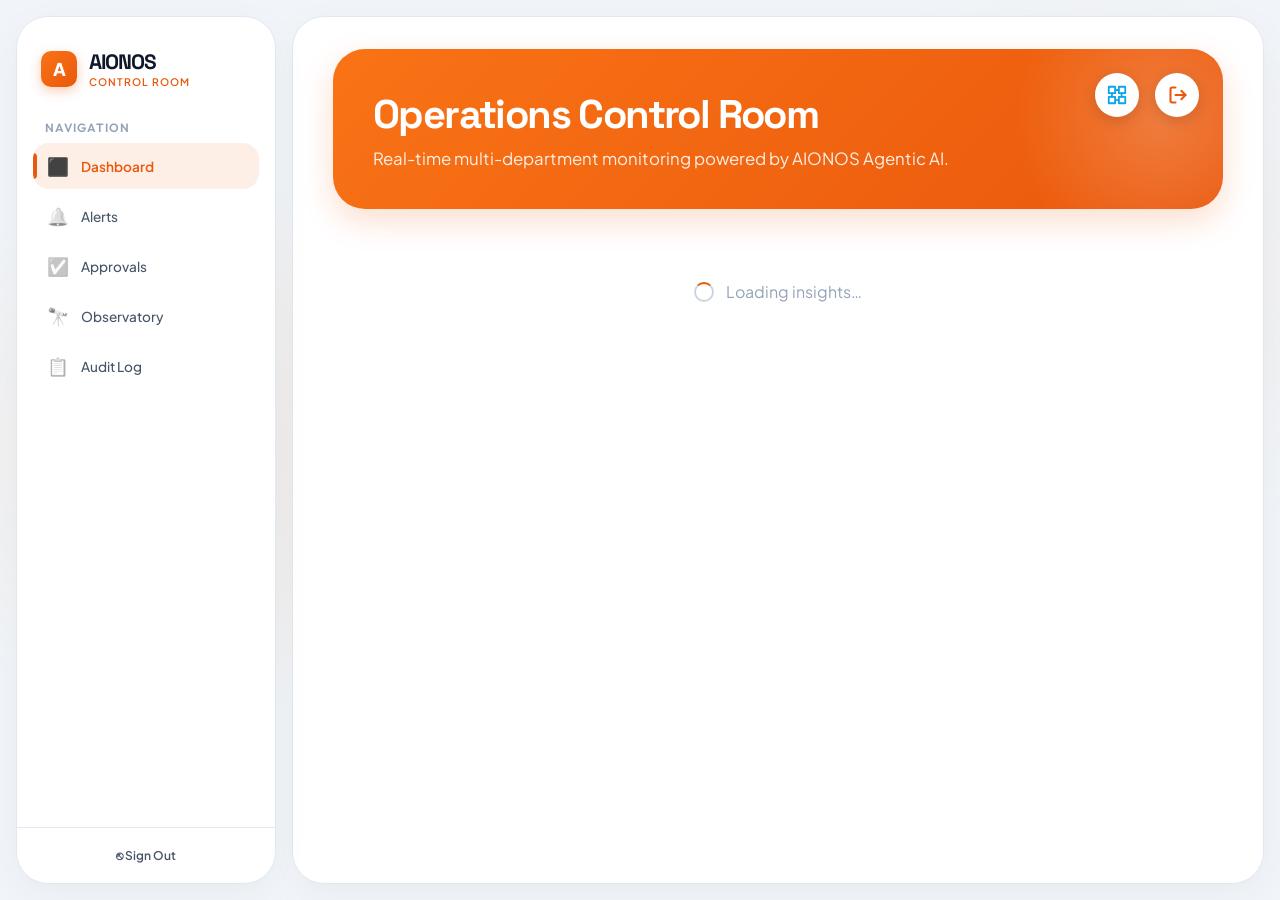
<file: frontend/index.html>
<!DOCTYPE html>
<html lang="en">
<head>
  <meta charset="UTF-8" />
  <meta name="viewport" content="width=device-width, initial-scale=1.0" />
  <title>AIONOS — Operations Control Room</title>
  <meta name="description" content="AIONOS Agentic AI Factory — real-time multi-department operations control room. Monitor alerts, trigger AI agents, and manage human approvals." />

  <!-- Design System -->
  <link rel="stylesheet" href="src/css/design.css" />

  <!-- Favicon inline -->
  <link rel="icon" href="data:image/svg+xml,<svg xmlns='http://www.w3.org/2000/svg' viewBox='0 0 100 100'><rect width='100' height='100' rx='20' fill='%23ea580c'/><text y='.9em' font-size='70' x='12'>A</text></svg>" />

  <style>
    /* ── App-level overrides ── */
    #app { min-height: 100vh; }

    /* Gradient mesh background */
    body::before {
      content: '';
      position: fixed; inset: 0; pointer-events: none; z-index: 0;
      background:
        radial-gradient(circle at 15% 50%, rgba(249, 115, 22, 0.08), transparent 25%),
        radial-gradient(circle at 85% 30%, rgba(234, 88, 12, 0.06), transparent 25%);
    }
    #app { position: relative; z-index: 1; }

    /* Status indicator in header area */
    .status-indicator {
      display: flex; align-items: center; gap: 6px;
      font-size: 0.72rem; color: var(--text-secondary);
      padding: 4px 10px; border-radius: 100px;
      background: var(--bg-glass); border: 1px solid var(--border);
    }
    .status-dot {
      width: 7px; height: 7px; border-radius: 50%;
      background: var(--resolved);
      animation: pulse 2s infinite;
    }
    @keyframes pulse {
      0%, 100% { opacity: 1; }
      50%       { opacity: 0.4; }
    }
  </style>
</head>
<body>
  <div id="app">
    <!-- Loading skeleton shown before JS boots -->
    <div class="app-layout">
      <div style="width:260px;background:var(--bg-surface);border:1px solid var(--border);border-radius:var(--radius-xl);min-height:calc(100vh - 32px)"></div>
      <div class="main" style="display:flex;align-items:center;justify-content:center">
        <div style="text-align:center">
          <div class="spinner spinner-lg" style="margin:0 auto 16px"></div>
          <div style="color:var(--text-secondary);font-size:0.9rem">Loading AIONOS Control Room…</div>
        </div>
      </div>
    </div>
  </div>

  <script src="src/js/config.js"></script>
  <script type="module" src="src/js/app.js"></script>
</body>
</html>
</file>
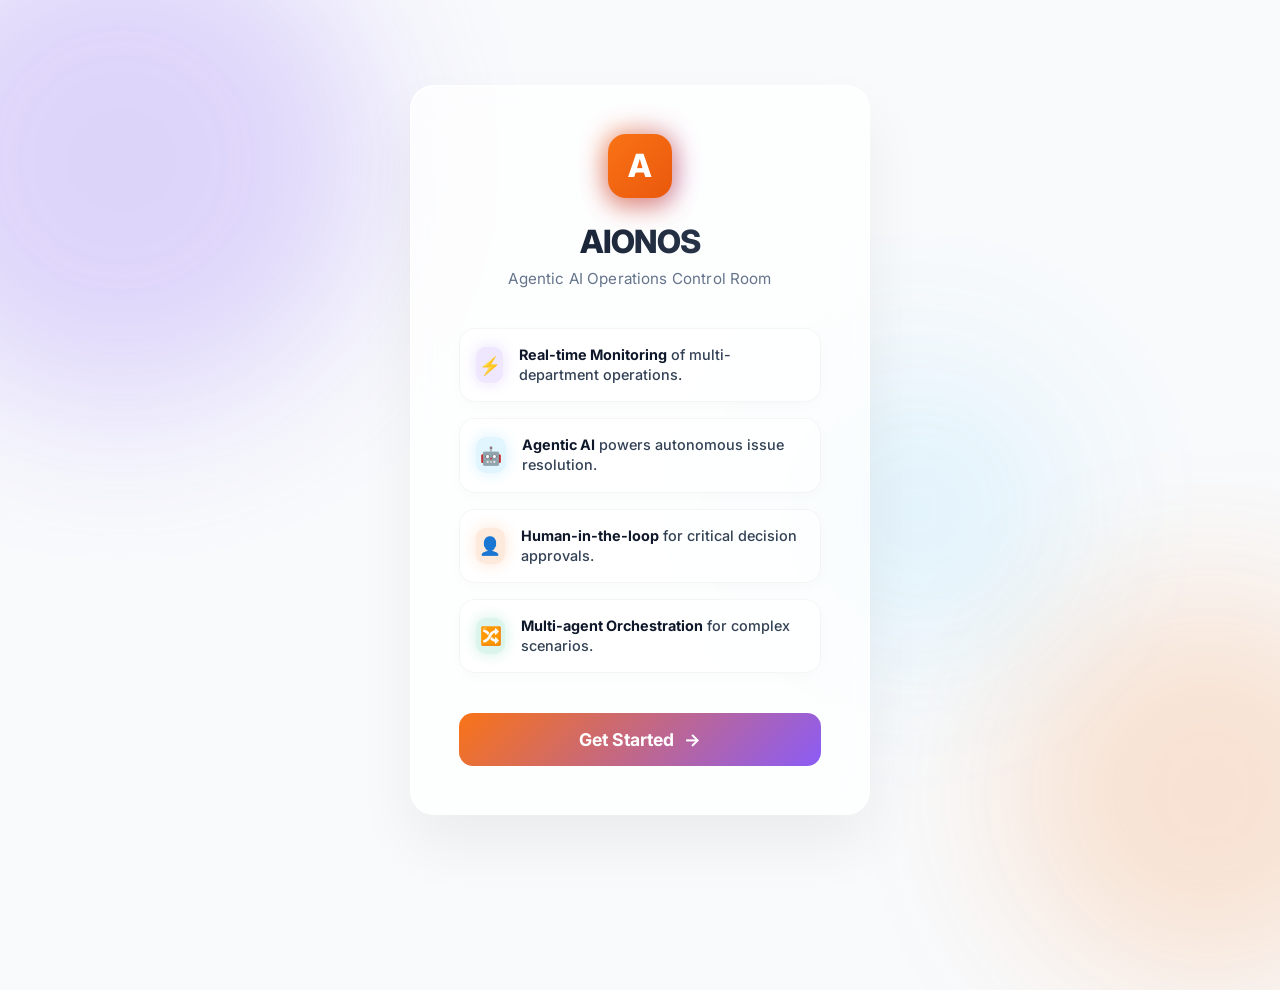
<file: frontend/login.html>
<!DOCTYPE html>
<html lang="en">
<head>
  <meta charset="UTF-8" />
  <meta name="viewport" content="width=device-width, initial-scale=1.0" />
  <title>AIONOS — Control Room</title>
  <meta name="description" content="AIONOS Operations Control Room" />
  <link rel="preconnect" href="https://fonts.googleapis.com">
  <link rel="preconnect" href="https://fonts.gstatic.com" crossorigin>
  <link href="https://fonts.googleapis.com/css2?family=Inter:wght@300;400;500;600;700;800&display=swap" rel="stylesheet">
  <link rel="icon" href="data:image/svg+xml,<svg xmlns='http://www.w3.org/2000/svg' viewBox='0 0 100 100'><rect width='100' height='100' rx='20' fill='%23ea580c'/><text y='.9em' font-size='70' x='12'>A</text></svg>" />
  <style>
    :root {
      --primary: #f97316;
      --primary-dark: #ea580c;
      --accent: #8b5cf6;
      --bg: #f8fafc;
      --card-bg: rgba(255, 255, 255, 0.75);
      --card-border: rgba(255, 255, 255, 0.9);
      --text: #0f172a;
      --text-muted: #64748b;
    }
    
    * { margin: 0; padding: 0; box-sizing: border-box; font-family: 'Inter', sans-serif; }
    
    body { 
      min-height: 100vh; 
      display: flex; 
      align-items: center; 
      justify-content: center; 
      background: var(--bg);
      color: var(--text);
      overflow: hidden; 
      position: relative;
    }

    /* Animated background elements */
    .blob {
      position: absolute;
      border-radius: 50%;
      filter: blur(80px);
      z-index: 0;
      opacity: 0.6;
      animation: float 10s ease-in-out infinite alternate;
    }
    .blob-1 {
      top: -10%; left: -10%;
      width: 500px; height: 500px;
      background: rgba(139, 92, 246, 0.4);
      animation-delay: 0s;
    }
    .blob-2 {
      bottom: -10%; right: -10%;
      width: 400px; height: 400px;
      background: rgba(249, 115, 22, 0.3);
      animation-delay: -5s;
    }
    .blob-3 {
      top: 40%; left: 60%;
      width: 300px; height: 300px;
      background: rgba(56, 189, 248, 0.2);
      animation-delay: -2s;
    }

    @keyframes float {
      0% { transform: translate(0, 0) scale(1); }
      100% { transform: translate(50px, 50px) scale(1.1); }
    }

    /* Main Container */
    .container {
      position: relative;
      z-index: 10;
      width: 100%;
      max-width: 500px;
      padding: 20px;
      animation: slideUp 0.8s cubic-bezier(0.16, 1, 0.3, 1);
    }

    @keyframes slideUp {
      from { opacity: 0; transform: translateY(40px); }
      to { opacity: 1; transform: translateY(0); }
    }

    /* Glass Card */
    .glass-card {
      background: var(--card-bg);
      backdrop-filter: blur(20px);
      -webkit-backdrop-filter: blur(20px);
      border: 1px solid var(--card-border);
      border-radius: 24px;
      padding: 48px;
      box-shadow: 0 30px 60px rgba(0, 0, 0, 0.06), inset 0 1px 0 rgba(255,255,255,0.8);
      position: relative;
      overflow: hidden;
    }
    
    .glass-card::before {
      content: '';
      position: absolute;
      top: 0; left: -100%;
      width: 50%; height: 100%;
      background: linear-gradient(to right, transparent, rgba(255,255,255,0.03), transparent);
      transform: skewX(-20deg);
      animation: shine 6s infinite;
    }
    
    @keyframes shine {
      0% { left: -100%; }
      20% { left: 200%; }
      100% { left: 200%; }
    }

    /* Logo & Header */
    .header {
      text-align: center;
      margin-bottom: 40px;
    }
    
    .logo-container {
      display: inline-flex;
      align-items: center;
      justify-content: center;
      width: 64px; height: 64px;
      border-radius: 18px;
      background: linear-gradient(135deg, var(--primary), var(--primary-dark));
      font-size: 2rem;
      font-weight: 800;
      color: white;
      box-shadow: 0 10px 25px rgba(234, 88, 12, 0.4);
      margin-bottom: 24px;
      position: relative;
    }
    .logo-container::after {
      content: ''; position: absolute; inset: -4px;
      border-radius: 22px;
      background: linear-gradient(135deg, var(--primary), var(--accent));
      z-index: -1; filter: blur(12px); opacity: 0.6;
    }

    h1 {
      font-size: 2rem;
      font-weight: 800;
      letter-spacing: -0.03em;
      margin-bottom: 8px;
      background: linear-gradient(to right, #0f172a, #334155);
      -webkit-background-clip: text;
      -webkit-text-fill-color: transparent;
    }
    
    p.subtitle {
      font-size: 0.95rem;
      color: var(--text-muted);
      font-weight: 400;
      letter-spacing: 0.01em;
    }

    /* Features List */
    .features {
      display: flex;
      flex-direction: column;
      gap: 16px;
      margin-bottom: 40px;
    }
    
    .feature-item {
      display: flex;
      align-items: center;
      gap: 16px;
      background: rgba(255, 255, 255, 0.6);
      border: 1px solid rgba(0, 0, 0, 0.04);
      padding: 16px;
      border-radius: 16px;
      transition: all 0.3s ease;
      box-shadow: 0 4px 15px rgba(0, 0, 0, 0.02);
    }
    
    .feature-item:hover {
      background: rgba(255, 255, 255, 0.9);
      transform: translateX(5px);
      border-color: rgba(0, 0, 0, 0.08);
      box-shadow: 0 8px 25px rgba(0, 0, 0, 0.05);
    }
    
    .feature-icon {
      width: 36px; height: 36px;
      border-radius: 10px;
      background: rgba(139, 92, 246, 0.15);
      color: #a855f7;
      display: flex; align-items: center; justify-content: center;
      font-size: 1.1rem;
      box-shadow: 0 0 15px rgba(139, 92, 246, 0.2);
    }
    
    .feature-item:nth-child(2) .feature-icon { background: rgba(56, 189, 248, 0.15); color: #38bdf8; box-shadow: 0 0 15px rgba(56,189,248,0.2); }
    .feature-item:nth-child(3) .feature-icon { background: rgba(249, 115, 22, 0.15); color: #fb923c; box-shadow: 0 0 15px rgba(249,115,22,0.2); }
    .feature-item:nth-child(4) .feature-icon { background: rgba(16, 185, 129, 0.15); color: #34d399; box-shadow: 0 0 15px rgba(16,185,129,0.2); }
    
    .feature-text {
      font-size: 0.9rem;
      font-weight: 500;
      color: #334155;
      line-height: 1.4;
    }
    .feature-text strong {
      color: #0f172a;
      font-weight: 700;
    }

    /* Button */
    .btn-glow {
      position: relative;
      width: 100%;
      padding: 16px;
      border-radius: 14px;
      background: linear-gradient(135deg, var(--primary), var(--accent));
      color: white;
      font-size: 1.1rem;
      font-weight: 700;
      border: none;
      cursor: pointer;
      overflow: hidden;
      transition: all 0.3s ease;
      display: flex;
      align-items: center;
      justify-content: center;
      gap: 10px;
    }
    
    .btn-glow::before {
      content: ''; position: absolute; inset: 0;
      background: linear-gradient(135deg, var(--accent), var(--primary));
      opacity: 0; transition: opacity 0.3s ease;
    }
    
    .btn-glow:hover {
      transform: translateY(-2px);
      box-shadow: 0 15px 30px rgba(234, 88, 12, 0.3), 0 0 20px rgba(139, 92, 246, 0.4);
    }
    
    .btn-glow:hover::before { opacity: 1; }
    
    .btn-text { position: relative; z-index: 1; }
    
    .btn-arrow {
      position: relative; z-index: 1;
      transition: transform 0.3s ease;
    }
    .btn-glow:hover .btn-arrow { transform: translateX(5px); }

  </style>
</head>
<body>
  
  <div class="blob blob-1"></div>
  <div class="blob blob-2"></div>
  <div class="blob blob-3"></div>

  <div class="container">
    <div class="glass-card">
      
      <div class="header">
        <div class="logo-container">A</div>
        <h1>AIONOS</h1>
        <p class="subtitle">Agentic AI Operations Control Room</p>
      </div>

      <div class="features">
        <div class="feature-item">
          <div class="feature-icon">⚡</div>
          <div class="feature-text"><strong>Real-time Monitoring</strong> of multi-department operations.</div>
        </div>
        <div class="feature-item">
          <div class="feature-icon">🤖</div>
          <div class="feature-text"><strong>Agentic AI</strong> powers autonomous issue resolution.</div>
        </div>
        <div class="feature-item">
          <div class="feature-icon">👤</div>
          <div class="feature-text"><strong>Human-in-the-loop</strong> for critical decision approvals.</div>
        </div>
        <div class="feature-item">
          <div class="feature-icon">🔀</div>
          <div class="feature-text"><strong>Multi-agent Orchestration</strong> for complex scenarios.</div>
        </div>
      </div>

      <button class="btn-glow" id="get-started-btn">
        <span class="btn-text">Get Started</span>
        <span class="btn-arrow">→</span>
      </button>

    </div>
  </div>

  <script src="src/js/config.js"></script>
  <script>
    const BASE = window.AIONOS_API_URL || "http://127.0.0.1:8000";

    // If already logged in, redirect to dashboard
    const token = localStorage.getItem("aionos_token");
    if (token) {
      try {
        const payload = JSON.parse(atob(token.split(".")[1].replace(/-/g, "+").replace(/_/g, "/")));
        if (payload.exp * 1000 > Date.now()) {
          const basePath = window.location.pathname.startsWith('/ui') ? '/ui' : '';
          window.location.href = `${basePath}/`;
        }
      } catch (_) {}
    }

    document.getElementById("get-started-btn").addEventListener("click", () => {
      localStorage.setItem("aionos_token", "dummy.eyJleHAiOjI5OTk5OTk5OTl9.dummy");
      const basePath = window.location.pathname.startsWith('/ui') ? '/ui' : '';
      window.location.href = `${basePath}/`;
    });
  </script>
</body>
</html>
</file>
<file: frontend/src/css/design.css>
/* ============================================================
   AIONOS Design System - White & Orange Curve Theme
   ============================================================ */

@import url("https://fonts.googleapis.com/css2?family=Outfit:wght@400;500;600;700;800;900&family=Plus+Jakarta+Sans:wght@400;500;600;700&family=Space+Grotesk:wght@500;600;700&family=JetBrains+Mono:wght@400;500&display=swap");

/* -- Color Tokens ------------------------------------------- */
:root {
  /* Backgrounds */
  --bg-base:    #f1f5f9;  /* Light slate for outer background */
  --bg-surface: #ffffff;  /* Pure white for cards/panels */
  --bg-card:    #ffffff;
  --bg-glass:   rgba(255, 255, 255, 0.7);
  --bg-glass-hover: rgba(249, 115, 22, 0.08); /* Soft orange hover */
  --bg-input:   #f8fafc;

  /* Borders */
  --border:        #e2e8f0;
  --border-strong: #cbd5e1;
  --border-accent: rgba(234, 88, 12, 0.4);

  /* Text */
  --text-primary:   #0f172a;
  --text-secondary: #475569;
  --text-muted:     #94a3b8;
  --text-inverse:   #ffffff;

  /* Brand / Accent - Vibrant Orange */
  --indigo:      #ea580c;  /* Primary brand color */
  --indigo-dim:  rgba(234, 88, 12, 0.1);
  --indigo-glow: rgba(234, 88, 12, 0.2);
  --orange-light: #ffedd5;

  /* Severity */
  --critical:     #ef4444;
  --critical-dim: rgba(239, 68, 68, 0.1);
  --high:         #f97316;
  --high-dim:     rgba(249, 115, 22, 0.1);
  --medium:       #eab308;
  --medium-dim:   rgba(234, 179, 8, 0.1);
  --low:          #10b981;
  --low-dim:      rgba(16, 185, 129, 0.1);

  /* Status */
  --open:               #ea580c;
  --in-progress:        #3b82f6;
  --pending-approval:   #eab308;
  --resolved:           #10b981;
  --escalated:          #ef4444;

  /* Departments */
  --dept-finance:    #8b5cf6;
  --dept-hr:         #ec4899;
  --dept-sales:      #10b981;
  --dept-operations: #ea580c;

  /* Spacing & Curves */
  --radius-sm:  8px;
  --radius-md:  16px;
  --radius-lg:  24px;
  --radius-xl:  32px;  /* Heavy curves */
  --radius-pill: 9999px;

  /* Shadows - Light diffuse */
  --shadow-card: 0 4px 20px rgba(0, 0, 0, 0.03), 0 1px 3px rgba(0,0,0,0.02);
  --shadow-soft: 0 10px 40px rgba(0, 0, 0, 0.04), 0 2px 6px rgba(0,0,0,0.02);
  --shadow-glow: 0 0 32px rgba(234, 88, 12, 0.15);
  --shadow-modal: 0 24px 64px rgba(0, 0, 0, 0.12);

  /* Transitions */
  --ease: cubic-bezier(0.4, 0, 0.2, 1);
  --transition: 0.2s var(--ease);
  --transition-slow: 0.4s var(--ease);

  /* Fonts */
  --font-body: "Plus Jakarta Sans", sans-serif;
  --font-heading: "Outfit", sans-serif;
  --font-display: "Space Grotesk", sans-serif;
  --font-mono: "JetBrains Mono", monospace;
}

/* -- Reset -------------------------------------------------- */
*, *::before, *::after { box-sizing: border-box; margin: 0; padding: 0; }
html { scroll-behavior: smooth; }
body {
  font-family: var(--font-body);
  background: var(--bg-base);
  color: var(--text-primary);
  min-height: 100vh;
  -webkit-font-smoothing: antialiased;
  overflow-x: hidden;
}
button { font-family: inherit; cursor: pointer; border: none; outline: none; background: transparent; }
input, select, textarea { font-family: inherit; outline: none; }
a { text-decoration: none; color: inherit; }
img { max-width: 100%; }

/* -- Typography Utilities ----------------------------------- */
.text-xs   { font-size: 0.7rem; }
.text-sm   { font-size: 0.8125rem; }
.text-base { font-size: 0.9375rem; }
.text-lg   { font-size: 1.125rem; }
.text-xl   { font-size: 1.375rem; }
.text-2xl  { font-size: 1.75rem; }
.text-3xl  { font-size: 2.25rem; }
.font-mono { font-family: var(--font-mono); }
.font-heading { font-family: var(--font-heading); }
.font-display { font-family: var(--font-display); }
.font-medium { font-weight: 500; }
.font-semibold { font-weight: 600; }
.font-bold   { font-weight: 700; }

.text-primary   { color: var(--text-primary); }
.text-secondary { color: var(--text-secondary); }
.text-muted     { color: var(--text-muted); }

/* -- App Layout (Floating Curved Sidebar) ------------------- */
.app-layout {
  display: flex;
  min-height: 100vh;
  padding: 16px;
  gap: 16px;
  max-width: 1800px;
  margin: 0 auto;
}

.sidebar {
  width: 260px;
  background: var(--bg-surface);
  border: 1px solid var(--border);
  border-radius: var(--radius-xl);
  box-shadow: var(--shadow-soft);
  display: flex;
  flex-direction: column;
  overflow: hidden;
  flex-shrink: 0;
  position: sticky;
  top: 16px;
  height: calc(100vh - 32px);
  z-index: 10;
}

.main {
  flex: 1;
  background: var(--bg-surface);
  border: 1px solid var(--border);
  border-radius: var(--radius-xl);
  box-shadow: var(--shadow-soft);
  padding: 32px 40px;
  overflow-y: auto;
  position: relative;
  /* subtle inner glow */
  box-shadow: inset 0 0 0 1px rgba(255,255,255,1), var(--shadow-soft);
}

/* -- Sidebar Elements --------------------------------------- */
.sidebar-logo {
  padding: 32px 24px;
  display: flex;
  align-items: center;
  gap: 12px;
}
.logo-mark {
  width: 36px; height: 36px;
  background: linear-gradient(135deg, #f97316, #ea580c);
  border-radius: 10px;
  display: flex; align-items: center; justify-content: center;
  font-weight: 900; font-size: 1.1rem; color: white;
  box-shadow: 0 4px 12px rgba(234, 88, 12, 0.3);
}
.logo-text {
  font-weight: 800; font-size: 1.1rem; letter-spacing: -0.02em; color: var(--text-primary);
}
.logo-text span {
  display: block; font-size: 0.65rem; font-weight: 600; color: var(--indigo);
  text-transform: uppercase; letter-spacing: 0.05em;
}

.nav-section { padding: 0 16px; }
.nav-section-label {
  font-size: 0.7rem; font-weight: 600; text-transform: uppercase;
  color: var(--text-muted); margin: 0 0 8px 12px; letter-spacing: 0.05em;
}
.nav-link {
  display: flex; align-items: center; gap: 12px;
  padding: 12px 14px; margin-bottom: 4px;
  border-radius: var(--radius-md);
  color: var(--text-secondary); font-size: 0.85rem; font-weight: 500;
  cursor: pointer; transition: var(--transition);
  position: relative; overflow: hidden;
}
.nav-link:hover {
  background: var(--bg-glass-hover); color: var(--indigo);
}
.nav-link.active {
  background: var(--indigo-dim); color: var(--indigo); font-weight: 600;
}
.nav-link.active::before {
  content: ''; position: absolute; left: 0; top: 10px; bottom: 10px; width: 4px;
  background: var(--indigo); border-radius: 0 4px 4px 0;
}
.nav-icon { font-size: 1.1rem; filter: grayscale(100%) opacity(0.6); transition: var(--transition); }
.nav-link:hover .nav-icon, .nav-link.active .nav-icon { filter: none; }
.nav-badge {
  margin-left: auto; background: var(--border-strong); color: var(--text-primary);
  font-size: 0.7rem; font-weight: 700; padding: 2px 8px; border-radius: var(--radius-pill);
}
.nav-link.active .nav-badge { background: var(--indigo); color: white; }

/* -- Buttons ------------------------------------------------ */
.btn {
  display: inline-flex; align-items: center; gap: 8px; justify-content: center;
  padding: 10px 18px; border-radius: var(--radius-pill);
  font-size: 0.85rem; font-weight: 600; cursor: pointer;
  transition: var(--transition);
}
.btn:active { transform: scale(0.97); }
.btn-sm { padding: 6px 12px; font-size: 0.75rem; }
.btn-primary {
  background: linear-gradient(135deg, #f97316, #ea580c); color: white;
  box-shadow: 0 4px 14px rgba(234, 88, 12, 0.3);
}
.btn-primary:hover:not(:disabled) { box-shadow: 0 6px 20px rgba(234, 88, 12, 0.4); transform: translateY(-1px); }
.btn-secondary {
  background: var(--bg-input); color: var(--text-primary); border: 1px solid var(--border);
}
.btn-secondary:hover:not(:disabled) { background: var(--border); }
.btn-ghost { background: transparent; color: var(--text-secondary); }
.btn-ghost:hover:not(:disabled) { background: var(--bg-input); color: var(--text-primary); }
.btn:disabled { opacity: 0.5; cursor: not-allowed; transform: none; }

/* -- Cards -------------------------------------------------- */
.card {
  background: var(--bg-card); border: 1px solid var(--border);
  border-radius: var(--radius-lg); padding: 24px;
  box-shadow: var(--shadow-card);
}
.card-header { display: flex; justify-content: space-between; align-items: flex-start; margin-bottom: 20px; }
.card-title { font-size: 1.1rem; font-weight: 700; color: var(--text-primary); }

/* -- Grids -------------------------------------------------- */
.grid { display: grid; gap: 20px; }
.grid-2 { grid-template-columns: repeat(2, 1fr); }
.grid-3 { grid-template-columns: repeat(3, 1fr); }
.grid-4 { grid-template-columns: repeat(4, 1fr); }

/* -- Badges ------------------------------------------------- */
.badge {
  display: inline-flex; align-items: center; gap: 4px;
  padding: 4px 10px; border-radius: var(--radius-pill);
  font-size: 0.72rem; font-weight: 600; text-transform: uppercase; letter-spacing: 0.04em;
  border: 1px solid transparent;
}
.badge-critical { background: var(--critical-dim); color: var(--critical); border-color: rgba(239, 68, 68, 0.2); }
.badge-high     { background: var(--high-dim); color: var(--high); border-color: rgba(249, 115, 22, 0.2); }
.badge-medium   { background: var(--medium-dim); color: var(--medium); border-color: rgba(234, 179, 8, 0.2); }
.badge-low      { background: var(--low-dim); color: var(--low); border-color: rgba(16, 185, 129, 0.2); }

.badge-open             { background: var(--indigo-dim); color: var(--indigo); border-color: var(--indigo-glow); }
.badge-in_progress      { background: rgba(59, 130, 246, 0.1); color: #3b82f6; border-color: rgba(59, 130, 246, 0.2); }
.badge-pending_approval { background: rgba(234, 179, 8, 0.1); color: #d97706; border-color: rgba(234, 179, 8, 0.2); }
.badge-resolved         { background: rgba(16, 185, 129, 0.1); color: #059669; border-color: rgba(16, 185, 129, 0.2); }
.badge-escalated        { background: rgba(239, 68, 68, 0.1); color: #dc2626; border-color: rgba(239, 68, 68, 0.2); }

/* -- Tables ------------------------------------------------- */
.table-container {
  width: 100%; overflow-x: auto;
  border: 1px solid var(--border); border-radius: var(--radius-lg);
  background: var(--bg-card);
}
table { width: 100%; border-collapse: collapse; text-align: left; }
th {
  padding: 14px 20px; font-size: 0.75rem; font-weight: 600;
  color: var(--text-secondary); text-transform: uppercase; letter-spacing: 0.05em;
  border-bottom: 1px solid var(--border); background: var(--bg-input);
}
td {
  padding: 16px 20px; font-size: 0.85rem; border-bottom: 1px solid var(--border);
  color: var(--text-primary); transition: background var(--transition);
}
tr:last-child td { border-bottom: none; }
tr:hover td { background: var(--bg-input); }

/* -- Forms / Inputs ----------------------------------------- */
.form-group { margin-bottom: 20px; }
.form-label {
  display: block; font-size: 0.75rem; font-weight: 600; margin-bottom: 8px;
  color: var(--text-secondary); text-transform: uppercase; letter-spacing: 0.05em;
}
.input {
  width: 100%; padding: 12px 16px;
  background: var(--bg-input); border: 1px solid var(--border-strong);
  border-radius: var(--radius-md); color: var(--text-primary); font-size: 0.9rem;
  transition: var(--transition);
}
.input:focus {
  border-color: var(--indigo); box-shadow: 0 0 0 3px var(--indigo-dim);
}
.input::placeholder { color: var(--text-muted); }

/* -- Modals / Drawers --------------------------------------- */
.modal-overlay {
  position: fixed; inset: 0; background: rgba(15, 23, 42, 0.4);
  backdrop-filter: blur(8px); z-index: 100;
  display: flex; align-items: center; justify-content: center; padding: 20px;
  animation: fadeIn 0.2s var(--ease);
}
.modal {
  background: var(--bg-surface); border: 1px solid var(--border);
  border-radius: var(--radius-xl); padding: 32px; width: 100%; max-width: 500px;
  box-shadow: var(--shadow-modal); animation: slideUp 0.3s var(--ease);
}

.drawer-overlay {
  position: fixed; inset: 0; background: rgba(15, 23, 42, 0.2);
  backdrop-filter: blur(4px); z-index: 100;
}
.drawer {
  position: fixed; top: 16px; bottom: 16px; right: 16px; width: 500px; max-width: calc(100vw - 32px);
  background: var(--bg-surface); border: 1px solid var(--border);
  border-radius: var(--radius-xl); box-shadow: var(--shadow-modal);
  display: flex; flex-direction: column; z-index: 101;
  animation: slideInRight 0.3s var(--ease);
}
.drawer-header {
  padding: 24px; border-bottom: 1px solid var(--border);
  display: flex; justify-content: space-between; align-items: flex-start;
}
.drawer-body { flex: 1; overflow-y: auto; padding: 24px; }
.drawer-footer { padding: 20px 24px; border-top: 1px solid var(--border); background: var(--bg-input); border-radius: 0 0 var(--radius-xl) var(--radius-xl); }

/* -- Chat / Terminal (Agent Steps) -------------------------- */
.chat-step {
  display: flex; gap: 12px; margin-bottom: 20px;
  animation: slideIn 0.3s var(--ease);
}
.chat-avatar {
  width: 32px; height: 32px; border-radius: 12px; flex-shrink: 0;
  display: flex; align-items: center; justify-content: center; font-size: 0.9rem;
  background: var(--bg-input); border: 1px solid var(--border); color: var(--text-secondary);
}
.chat-content { flex: 1; }
.chat-bubble {
  background: var(--bg-input); padding: 12px 16px; border-radius: 4px 16px 16px 16px;
  font-size: 0.85rem; color: var(--text-primary); line-height: 1.5;
  border: 1px solid var(--border);
}
.chat-step.assistant .chat-avatar { background: var(--indigo-dim); color: var(--indigo); border-color: var(--indigo-glow); }
.chat-step.assistant .chat-bubble { background: #ffffff; border-color: var(--indigo-glow); box-shadow: 0 2px 10px rgba(234, 88, 12, 0.05); }

.tool-call {
  margin-top: 8px; font-family: "JetBrains Mono", monospace; font-size: 0.75rem;
  background: #f8fafc; border: 1px solid #e2e8f0; padding: 8px 12px; border-radius: var(--radius-sm);
  color: #334155;
}
.tool-result {
  margin-top: 4px; font-family: "JetBrains Mono", monospace; font-size: 0.75rem;
  color: #059669; padding-left: 12px; border-left: 2px solid #10b981;
}

/* -- Animations --------------------------------------------- */
@keyframes fadeIn { from { opacity: 0; } to { opacity: 1; } }
@keyframes slideUp { from { opacity: 0; transform: translateY(20px) scale(0.98); } to { opacity: 1; transform: translateY(0) scale(1); } }
@keyframes slideInRight { from { opacity: 0; transform: translateX(40px); } to { opacity: 1; transform: translateX(0); } }
@keyframes slideIn { from { opacity: 0; transform: translateY(10px); } to { opacity: 1; transform: translateY(0); } }

/* -- Loaders ------------------------------------------------ */
.spinner {
  width: 20px; height: 20px; border: 2px solid var(--border-strong);
  border-top-color: var(--indigo); border-radius: 50%;
  animation: spin 0.8s linear infinite;
}
.spinner-lg { width: 32px; height: 32px; border-width: 3px; }
@keyframes spin { to { transform: rotate(360deg); } }

/* -- Utility ------------------------------------------------ */
.flex { display: flex; }
.items-center { align-items: center; }
.justify-between { justify-content: space-between; }
.gap-2 { gap: 8px; }
.gap-3 { gap: 12px; }
.gap-4 { gap: 16px; }
.mt-2 { margin-top: 8px; }
.mt-4 { margin-top: 16px; }
.mt-6 { margin-top: 24px; }
.mb-2 { margin-bottom: 8px; }
.mb-4 { margin-bottom: 16px; }
.text-right { text-align: right; }
.text-center { text-align: center; }

/* -- Markdown Content (for rules) --------------------------- */
.prose { font-size: 0.85rem; line-height: 1.6; color: var(--text-secondary); }
.prose h1, .prose h2, .prose h3 { color: var(--text-primary); margin-bottom: 12px; margin-top: 24px; }
.prose p { margin-bottom: 12px; }
.prose ul, .prose ol { margin-bottom: 12px; padding-left: 24px; }
.prose li { margin-bottom: 4px; }
.prose code { background: var(--bg-input); padding: 2px 6px; border-radius: 4px; font-family: "JetBrains Mono", monospace; font-size: 0.9em; }

/* -- Creative Typography Overrides -- */
.card-title { font-family: var(--font-heading); font-size: 1.25rem; letter-spacing: -0.02em; }
.logo-text { font-family: var(--font-display); letter-spacing: -0.05em; font-size: 1.3rem; }
.logo-text span { font-family: var(--font-body); letter-spacing: 0.1em; }
.login-title { font-family: var(--font-heading); font-size: 1.8rem; letter-spacing: -0.03em; }
.stat-value { font-family: var(--font-display); font-size: 2.5rem; font-weight: 700; letter-spacing: -0.05em; color: var(--indigo); }
.stat-label { font-family: var(--font-body); font-size: 0.8rem; font-weight: 600; text-transform: uppercase; letter-spacing: 0.05em; color: var(--text-secondary); margin-bottom: 4px; }
th { font-family: var(--font-heading); font-size: 0.8rem; letter-spacing: 0.05em; }
.nav-section-label { font-family: var(--font-heading); font-size: 0.75rem; letter-spacing: 0.08em; }

/* -- Alert Cards (Redesign) --------------------------------- */
.alerts-grid {
  display: grid;
  grid-template-columns: repeat(auto-fill, minmax(320px, 1fr));
  gap: 24px;
}

.alert-card {
  background: var(--bg-surface);
  border: 1px solid var(--border);
  border-radius: var(--radius-xl);
  padding: 24px;
  display: flex;
  flex-direction: column;
  gap: 16px;
  transition: all 0.3s cubic-bezier(0.4, 0, 0.2, 1);
  box-shadow: 0 4px 6px -1px rgba(0, 0, 0, 0.05), 0 2px 4px -2px rgba(0, 0, 0, 0.02);
  position: relative;
  overflow: hidden;
}

.alert-card:hover {
  transform: translateY(-4px);
  box-shadow: 0 20px 25px -5px rgba(0, 0, 0, 0.1), 0 8px 10px -6px rgba(0, 0, 0, 0.05);
  border-color: rgba(249, 115, 22, 0.3);
}

.alert-card::before {
  content: '';
  position: absolute;
  top: 0; left: 0; width: 100%; height: 4px;
  background: linear-gradient(90deg, #f97316, #ea580c);
  opacity: 0;
  transition: opacity 0.3s ease;
}
.alert-card:hover::before {
  opacity: 1;
}

.alert-card-header {
  display: flex;
  justify-content: space-between;
  align-items: center;
}

.alert-card-age {
  font-size: 0.75rem;
  color: var(--text-muted);
  font-weight: 500;
}

.alert-title {
  font-family: var(--font-heading);
  font-size: 1.1rem;
  font-weight: 700;
  color: var(--text-primary);
  line-height: 1.4;
  margin-bottom: 6px;
}

.alert-desc {
  font-size: 0.85rem;
  color: var(--text-secondary);
  line-height: 1.5;
  display: -webkit-box;
  -webkit-line-clamp: 2;
  -webkit-box-orient: vertical;
  overflow: hidden;
}

.alert-card-meta {
  font-size: 0.8rem;
  color: var(--text-secondary);
  background: var(--bg-base);
  padding: 8px 12px;
  border-radius: var(--radius-md);
  border: 1px solid var(--border);
}

.alert-card-footer {
  margin-top: auto;
  padding-top: 16px;
  border-top: 1px solid var(--border);
}

/* -- Approvals Cards (Redesign) ----------------------------- */
.approvals-grid {
  display: grid;
  grid-template-columns: repeat(auto-fill, minmax(380px, 1fr));
  gap: 24px;
}

.approval-card {
  background: var(--bg-surface);
  border: 1px solid var(--border);
  border-radius: var(--radius-xl);
  padding: 24px;
  display: flex;
  flex-direction: column;
  transition: all 0.3s cubic-bezier(0.4, 0, 0.2, 1);
  box-shadow: 0 4px 6px -1px rgba(0, 0, 0, 0.05), 0 2px 4px -2px rgba(0, 0, 0, 0.02);
  position: relative;
  overflow: hidden;
}

.approval-card:hover {
  transform: translateY(-4px);
  box-shadow: 0 20px 25px -5px rgba(0, 0, 0, 0.1), 0 8px 10px -6px rgba(0, 0, 0, 0.05);
}

.approval-card.supervisor-card {
  border-left: 4px solid #8b5cf6;
}

.approval-card-header {
  display: flex;
  justify-content: space-between;
  align-items: center;
  margin-bottom: 20px;
}

.approval-section-title {
  font-size: 0.75rem;
  color: var(--text-muted);
  text-transform: uppercase;
  letter-spacing: 0.06em;
  font-weight: 700;
  margin-bottom: 6px;
}

.approval-action-text {
  font-size: 0.9rem;
  font-weight: 500;
  color: var(--text-primary);
}

.approval-findings-text {
  font-size: 0.85rem;
  color: var(--text-secondary);
  line-height: 1.6;
  background: var(--bg-input);
  padding: 12px 16px;
  border-radius: var(--radius-md);
  border: 1px solid var(--border);
}

.approval-policy-text {
  font-size: 0.8rem;
  color: var(--indigo);
  background: var(--indigo-dim);
  padding: 10px 14px;
  border-radius: var(--radius-md);
}

/* -- Observatory Cards (Redesign) --------------------------- */
.obs-grid {
  display: grid;
  grid-template-columns: repeat(auto-fill, minmax(320px, 1fr));
  gap: 16px;
}

.obs-card {
  background: var(--bg-surface);
  border: 1px solid var(--border);
  border-radius: var(--radius-lg);
  padding: 16px 20px;
  display: flex;
  flex-direction: column;
  transition: all 0.2s var(--ease);
  position: relative;
  overflow: hidden;
}

.obs-card:hover {
  transform: translateY(-2px);
  box-shadow: var(--shadow-card);
  border-color: var(--border-strong);
}

.obs-card.active-run { border-left: 4px solid #22c55e; }
.obs-card.supervisor-run { border-left: 4px solid #8b5cf6; }

.obs-card-header {
  display: flex;
  justify-content: space-between;
  align-items: flex-start;
  margin-bottom: 8px;
}
.obs-title { font-weight: 600; font-size: 0.95rem; color: var(--text-primary); }
.obs-subtitle { font-size: 0.8rem; color: var(--text-secondary); margin-top: 4px; }

/* -- Page Headers ------------------------------------------- */
.page-header {
  margin-bottom: 24px;
}

.page-header h1 {
  font-family: var(--font-display);
  font-size: 2.4rem;
  font-weight: 800;
  letter-spacing: -0.05em;
  background: linear-gradient(135deg, var(--text-primary) 30%, var(--indigo) 100%);
  -webkit-background-clip: text;
  -webkit-text-fill-color: transparent;
  margin-bottom: 6px;
  position: relative;
  display: inline-block;
}

.page-header h1::after {
  content: '';
  position: absolute;
  bottom: 0;
  left: 0;
  width: 40px;
  height: 4px;
  background: var(--indigo);
  border-radius: var(--radius-pill);
}

.page-header p {
  color: var(--text-secondary);
  font-size: 0.95rem;
  font-weight: 500;
  margin-top: 8px;
}

/* ── Observatory ─────────────────────────────────────────────────────────── */

.obs-grid {
  display: grid;
  grid-template-columns: repeat(auto-fill, minmax(280px, 1fr));
  gap: 16px;
}

.obs-card {
  background: var(--bg-surface);
  border: 1px solid var(--border);
  border-radius: var(--radius-lg);
  padding: 20px;
  transition: transform 0.2s, box-shadow 0.2s;
  box-shadow: var(--shadow-card);
}

.obs-card:hover {
  transform: translateY(-2px);
  box-shadow: 0 8px 24px rgba(0, 0, 0, 0.07);
}

.obs-card.active-run {
  border-left: 3px solid #22c55e;
}

.obs-card.supervisor-run {
  border-left: 3px solid #8b5cf6;
}

.obs-card-header {
  display: flex;
  align-items: flex-start;
  justify-content: space-between;
  gap: 8px;
  margin-bottom: 8px;
}

.obs-title {
  font-family: var(--font-heading);
  font-weight: 700;
  font-size: 0.95rem;
  color: var(--text-primary);
  overflow: hidden;
  text-overflow: ellipsis;
  white-space: nowrap;
  max-width: 180px;
}

.obs-subtitle {
  font-size: 0.8rem;
  color: var(--text-secondary);
  line-height: 1.5;
}

.border-light { border-color: var(--border); }
--border-light: var(--border);
</file>
